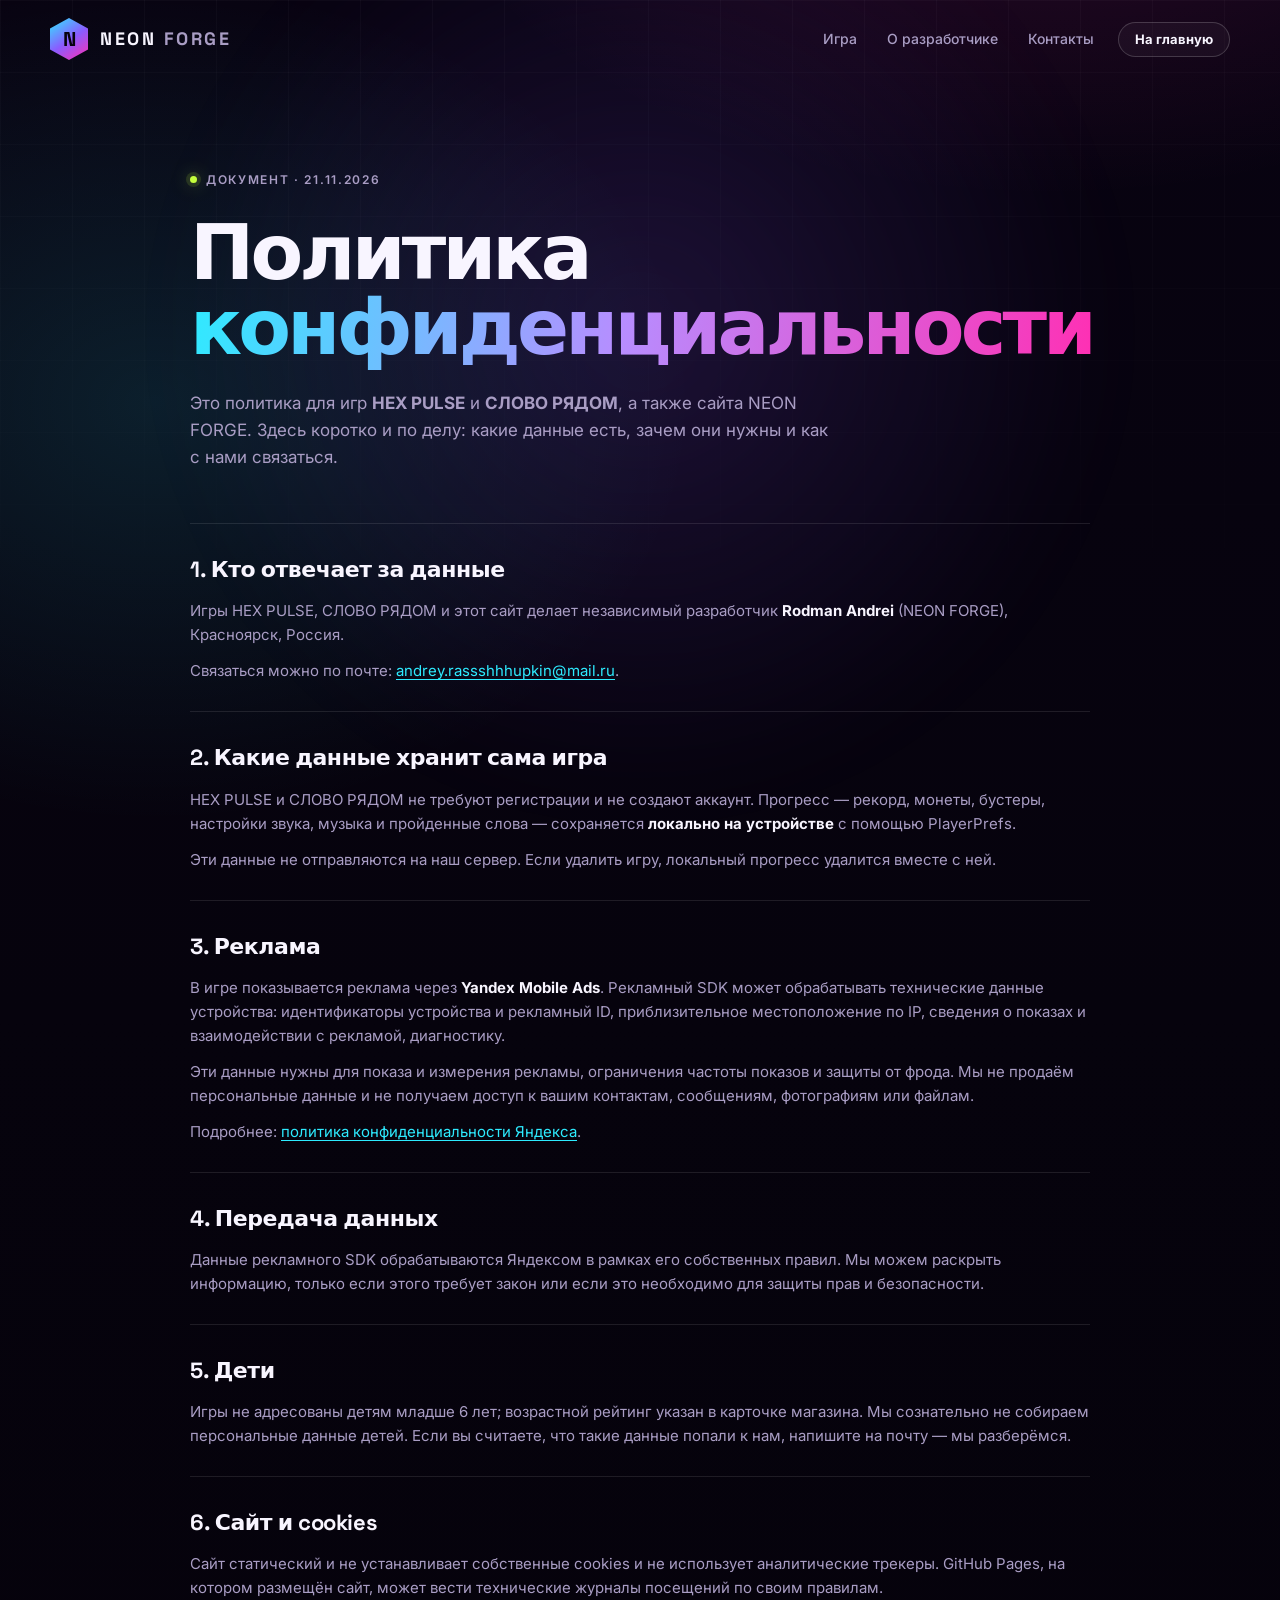
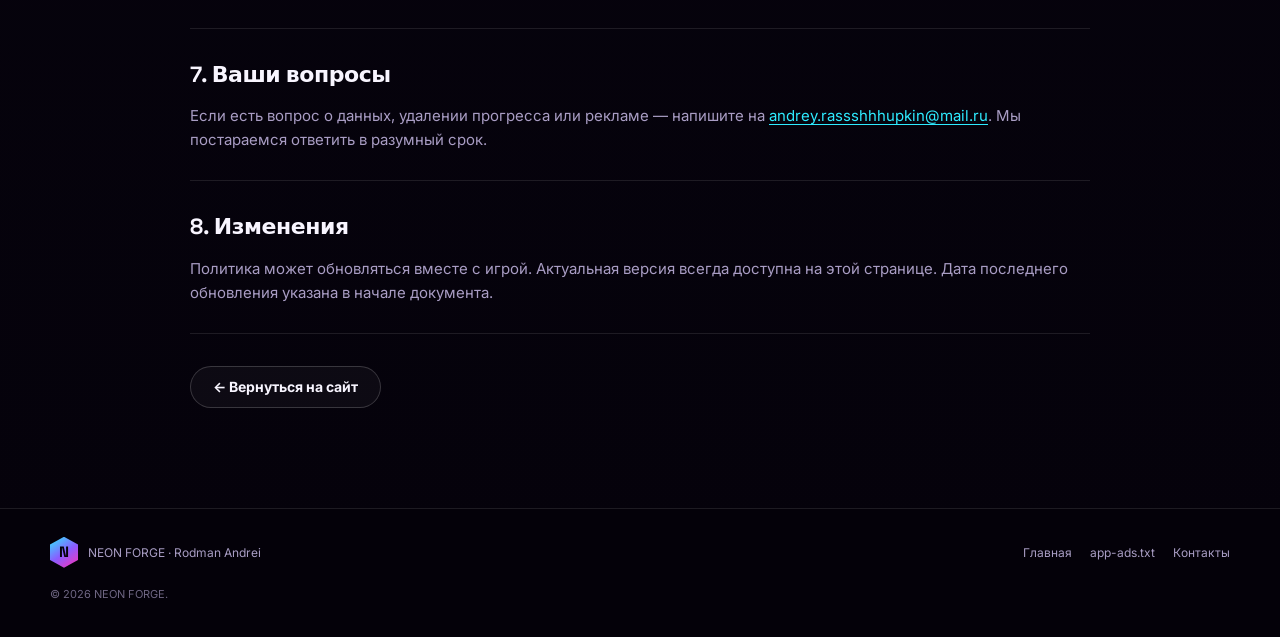
<file: privacy.html>
<!doctype html>
<html lang="ru">
<head>
  <meta charset="utf-8">
  <meta name="viewport" content="width=device-width, initial-scale=1">
  <title>Политика конфиденциальности — NEON FORGE</title>
  <meta name="description" content="Политика конфиденциальности игр NEON FORGE: HEX PULSE и СЛОВО РЯДОМ.">
  <link rel="canonical" href="https://rodman-org.github.io/privacy.html">
  <link rel="icon" href="assets/favicon.png" type="image/png">
  <meta name="theme-color" content="#07030f">
  <meta property="og:type" content="website">
  <meta property="og:title" content="Политика конфиденциальности — NEON FORGE">
  <meta property="og:description" content="Как HEX PULSE обращается с данными.">
  <meta property="og:url" content="https://rodman-org.github.io/privacy.html">
  <meta property="og:image" content="https://rodman-org.github.io/assets/og-cover.png">
  <link rel="preconnect" href="https://fonts.googleapis.com">
  <link rel="preconnect" href="https://fonts.gstatic.com" crossorigin>
  <link href="https://fonts.googleapis.com/css2?family=Inter:wght@400;500;600;700&family=Space+Grotesk:wght@500;600;700&display=swap" rel="stylesheet">
  <link rel="stylesheet" href="styles.css">
</head>
<body class="legal-page">
  <a class="skip-link" href="#main">Перейти к содержанию</a>

  <header class="site-header" id="top">
    <div class="container header-inner">
      <a class="brand" href="index.html" aria-label="NEON FORGE — на главную">
        <span class="brand-mark" aria-hidden="true">N</span>
        <span class="brand-text">NEON <span>FORGE</span></span>
      </a>
      <nav class="nav-links" aria-label="Навигация">
        <a href="index.html#game">Игра</a>
        <a href="index.html#about">О разработчике</a>
        <a href="index.html#contact">Контакты</a>
      </nav>
      <div class="header-actions">
        <a class="btn btn-small btn-ghost" href="index.html">На главную</a>
      </div>
    </div>
  </header>

  <main id="main" class="legal">
    <div class="container legal-wrap">
      <p class="eyebrow"><span class="status-dot"></span> Документ · 21.11.2026</p>
      <h1>Политика<br><span class="gradient-text">конфиденциальности</span></h1>
      <p class="legal-lead">Это политика для игр <strong>HEX PULSE</strong> и <strong>СЛОВО РЯДОМ</strong>, а также сайта NEON FORGE. Здесь коротко и по делу: какие данные есть, зачем они нужны и как с нами связаться.</p>

      <div class="legal-content">
        <section>
          <h2>1. Кто отвечает за данные</h2>
          <p>Игры HEX PULSE, СЛОВО РЯДОМ и этот сайт делает независимый разработчик <strong>Rodman Andrei</strong> (NEON FORGE), Красноярск, Россия.</p>
          <p>Связаться можно по почте: <a href="mailto:andrey.rassshhhupkin@mail.ru">andrey.rassshhhupkin@mail.ru</a>.</p>
        </section>

        <section>
          <h2>2. Какие данные хранит сама игра</h2>
          <p>HEX PULSE и СЛОВО РЯДОМ не требуют регистрации и не создают аккаунт. Прогресс — рекорд, монеты, бустеры, настройки звука, музыка и пройденные слова — сохраняется <strong>локально на устройстве</strong> с помощью PlayerPrefs.</p>
          <p>Эти данные не отправляются на наш сервер. Если удалить игру, локальный прогресс удалится вместе с ней.</p>
        </section>

        <section>
          <h2>3. Реклама</h2>
          <p>В игре показывается реклама через <strong>Yandex Mobile Ads</strong>. Рекламный SDK может обрабатывать технические данные устройства: идентификаторы устройства и рекламный ID, приблизительное местоположение по IP, сведения о показах и взаимодействии с рекламой, диагностику.</p>
          <p>Эти данные нужны для показа и измерения рекламы, ограничения частоты показов и защиты от фрода. Мы не продаём персональные данные и не получаем доступ к вашим контактам, сообщениям, фотографиям или файлам.</p>
          <p>Подробнее: <a href="https://yandex.ru/legal/confidential/" target="_blank" rel="noopener">политика конфиденциальности Яндекса</a>.</p>
        </section>

        <section>
          <h2>4. Передача данных</h2>
          <p>Данные рекламного SDK обрабатываются Яндексом в рамках его собственных правил. Мы можем раскрыть информацию, только если этого требует закон или если это необходимо для защиты прав и безопасности.</p>
        </section>

        <section>
          <h2>5. Дети</h2>
          <p>Игры не адресованы детям младше 6 лет; возрастной рейтинг указан в карточке магазина. Мы сознательно не собираем персональные данные детей. Если вы считаете, что такие данные попали к нам, напишите на почту — мы разберёмся.</p>
        </section>

        <section>
          <h2>6. Сайт и cookies</h2>
          <p>Сайт статический и не устанавливает собственные cookies и не использует аналитические трекеры. GitHub Pages, на котором размещён сайт, может вести технические журналы посещений по своим правилам.</p>
        </section>

        <section>
          <h2>7. Ваши вопросы</h2>
          <p>Если есть вопрос о данных, удалении прогресса или рекламе — напишите на <a href="mailto:andrey.rassshhhupkin@mail.ru">andrey.rassshhhupkin@mail.ru</a>. Мы постараемся ответить в разумный срок.</p>
        </section>

        <section>
          <h2>8. Изменения</h2>
          <p>Политика может обновляться вместе с игрой. Актуальная версия всегда доступна на этой странице. Дата последнего обновления указана в начале документа.</p>
        </section>
      </div>

      <div class="legal-back">
        <a class="btn btn-ghost" href="index.html">← Вернуться на сайт</a>
      </div>
    </div>
  </main>

  <footer class="site-footer">
    <div class="container footer-inner">
      <div class="footer-brand">
        <span class="brand-mark brand-mark-small" aria-hidden="true">N</span>
        <span>NEON FORGE · Rodman Andrei</span>
      </div>
      <div class="footer-links">
        <a href="index.html">Главная</a>
        <a href="app-ads.txt">app-ads.txt</a>
        <a href="index.html#contact">Контакты</a>
      </div>
      <p class="footer-note">© <span id="year">2026</span> NEON FORGE.</p>
    </div>
  </footer>
  <script src="script.js" defer></script>
</body>
</html>
</file>
<file: styles.css>
/* NEON FORGE — site styles */
:root {
  --bg: #06030d;
  --bg-soft: #0c0618;
  --panel: rgba(16, 8, 32, 0.72);
  --panel-strong: rgba(20, 10, 40, 0.92);
  --line: rgba(255, 255, 255, 0.1);
  --line-strong: rgba(255, 255, 255, 0.18);
  --ink: #f8f5ff;
  --muted: #a99dc4;
  --cyan: #2eebff;
  --magenta: #ff2fb3;
  --lime: #c4ff3d;
  --violet: #8a5cff;
  --radius: 24px;
  --radius-sm: 14px;
  --shadow: 0 30px 90px rgba(0, 0, 0, 0.45);
  --font-display: "Space Grotesk", "Arial Black", system-ui, sans-serif;
  --font-body: "Inter", "Segoe UI", system-ui, -apple-system, sans-serif;
}

*,
*::before,
*::after { box-sizing: border-box; }

html { scroll-behavior: smooth; }

body {
  margin: 0;
  min-width: 320px;
  background:
    radial-gradient(1100px 700px at 82% -10%, rgba(255, 47, 179, 0.16), transparent 60%),
    radial-gradient(900px 700px at 12% 18%, rgba(46, 235, 255, 0.12), transparent 60%),
    linear-gradient(180deg, #080311 0%, var(--bg) 45%, #05020b 100%);
  color: var(--ink);
  font-family: var(--font-body);
  font-size: 16px;
  line-height: 1.6;
  overflow-x: hidden;
  text-rendering: optimizeLegibility;
  -webkit-font-smoothing: antialiased;
}

body::before {
  content: "";
  position: fixed;
  inset: 0;
  z-index: -2;
  pointer-events: none;
  background-image:
    linear-gradient(rgba(255, 255, 255, 0.032) 1px, transparent 1px),
    linear-gradient(90deg, rgba(255, 255, 255, 0.032) 1px, transparent 1px);
  background-size: 72px 72px;
  mask-image: linear-gradient(to bottom, rgba(0,0,0,.85), transparent 78%);
}

body::after {
  content: "";
  position: fixed;
  left: 50%;
  top: -20vh;
  width: 80vw;
  height: 80vw;
  max-width: 1100px;
  max-height: 1100px;
  transform: translateX(-50%);
  z-index: -1;
  pointer-events: none;
  background: radial-gradient(circle, rgba(138, 92, 255, 0.16), transparent 65%);
  filter: blur(40px);
}

::selection { background: rgba(46, 235, 255, 0.28); color: #fff; }

img { max-width: 100%; display: block; }
a { color: inherit; text-decoration: none; }
button { font: inherit; }

:focus-visible {
  outline: 2px solid var(--cyan);
  outline-offset: 4px;
}

.skip-link {
  position: fixed;
  top: 10px;
  left: 10px;
  z-index: 100;
  padding: 10px 16px;
  border-radius: 10px;
  background: var(--cyan);
  color: #051016;
  font-weight: 700;
  transform: translateY(-160%);
  transition: transform .2s ease;
}
.skip-link:focus { transform: translateY(0); }

.container {
  width: min(1180px, calc(100% - 48px));
  margin-inline: auto;
}

/* ---------- Header ---------- */
.site-header {
  position: sticky;
  top: 0;
  z-index: 50;
  padding: 18px 0;
  border-bottom: 1px solid transparent;
  transition: background .25s ease, border-color .25s ease, padding .25s ease;
}
.site-header.is-scrolled {
  padding: 12px 0;
  background: rgba(6, 3, 13, 0.82);
  border-bottom-color: var(--line);
  backdrop-filter: blur(18px);
  -webkit-backdrop-filter: blur(18px);
}
.header-inner {
  display: flex;
  align-items: center;
  justify-content: space-between;
  gap: 24px;
}
.brand {
  display: inline-flex;
  align-items: center;
  gap: 12px;
  flex: 0 0 auto;
}
.brand-mark {
  width: 38px;
  height: 42px;
  display: grid;
  place-items: center;
  clip-path: polygon(50% 0, 100% 25%, 100% 75%, 50% 100%, 0 75%, 0 25%);
  background: linear-gradient(145deg, var(--cyan), var(--violet) 52%, var(--magenta));
  color: #06030d;
  font-family: var(--font-display);
  font-size: 20px;
  font-weight: 700;
  box-shadow: 0 0 28px rgba(46, 235, 255, 0.35);
}
.brand-mark-small { width: 28px; height: 31px; font-size: 15px; }
.brand-text {
  font-family: var(--font-display);
  font-size: 18px;
  font-weight: 700;
  letter-spacing: .14em;
  line-height: 1;
}
.brand-text span { color: var(--muted); }

.nav-links {
  display: flex;
  align-items: center;
  gap: 30px;
  margin-left: auto;
}
.nav-links a {
  color: var(--muted);
  font-size: 14px;
  font-weight: 500;
  transition: color .2s ease;
}
.nav-links a:hover { color: var(--ink); }

.header-actions { display: flex; align-items: center; gap: 12px; }

.menu-toggle {
  display: none;
  width: 42px;
  height: 42px;
  border: 1px solid var(--line);
  border-radius: 12px;
  background: rgba(255,255,255,.03);
  color: var(--ink);
  cursor: pointer;
}
.menu-toggle span {
  display: block;
  width: 17px;
  height: 1.5px;
  margin: 4px auto;
  background: currentColor;
  transition: transform .2s ease, opacity .2s ease;
}
.menu-toggle[aria-expanded="true"] span:first-child { transform: translateY(2.75px) rotate(45deg); }
.menu-toggle[aria-expanded="true"] span:last-child { transform: translateY(-2.75px) rotate(-45deg); }

/* ---------- Buttons ---------- */
.btn {
  display: inline-flex;
  align-items: center;
  justify-content: center;
  gap: 9px;
  border: 1px solid transparent;
  border-radius: 999px;
  padding: 13px 22px;
  font-size: 14px;
  font-weight: 700;
  line-height: 1;
  white-space: nowrap;
  cursor: pointer;
  transition: transform .2s ease, box-shadow .2s ease, background .2s ease, border-color .2s ease;
}
.btn svg { width: 17px; height: 17px; }
.btn:hover { transform: translateY(-2px); }
.btn-primary {
  background: linear-gradient(120deg, var(--cyan), #9ef7ff 45%, var(--magenta));
  color: #07030f;
  box-shadow: 0 10px 30px rgba(46, 235, 255, 0.18);
}
.btn-primary:hover { box-shadow: 0 16px 40px rgba(46, 235, 255, 0.3); }
.btn-ghost {
  border-color: var(--line-strong);
  background: rgba(255,255,255,.035);
  color: var(--ink);
}
.btn-ghost:hover { background: rgba(255,255,255,.07); border-color: rgba(255,255,255,.3); }
.btn-small { padding: 10px 16px; font-size: 13px; }
.btn-large { padding: 16px 26px; font-size: 15px; }

/* ---------- Hero ---------- */
.hero {
  display: grid;
  grid-template-columns: 1.04fr .96fr;
  gap: 44px;
  align-items: center;
  padding-top: 76px;
  padding-bottom: 104px;
}
.hero-copy,
.hero-visual,
.game-panel,
.screens-grid,
.section-head > *,
.about-grid > *,
.next-card > *,
.contact-inner > * { min-width: 0; }
.eyebrow {
  display: inline-flex;
  align-items: center;
  gap: 9px;
  margin: 0 0 26px;
  color: var(--muted);
  font-size: 12px;
  font-weight: 600;
  letter-spacing: .14em;
  text-transform: uppercase;
}
.status-dot {
  width: 7px;
  height: 7px;
  border-radius: 50%;
  background: var(--lime);
  box-shadow: 0 0 0 4px rgba(196, 255, 61, .12), 0 0 18px rgba(196, 255, 61, .65);
}
.hero h1 {
  margin: 0;
  font-family: var(--font-display);
  font-size: clamp(52px, 6.7vw, 92px);
  line-height: .98;
  letter-spacing: -.055em;
  font-weight: 700;
}
.gradient-text {
  background: linear-gradient(100deg, var(--cyan) 0%, #b78dff 48%, var(--magenta) 100%);
  -webkit-background-clip: text;
  background-clip: text;
  color: transparent;
}
.hero-lead {
  max-width: 500px;
  margin: 28px 0 0;
  color: var(--muted);
  font-size: 18px;
  line-height: 1.7;
}
.hero-actions { display: flex; flex-wrap: wrap; gap: 12px; margin-top: 34px; }
.hero-stats {
  display: flex;
  flex-wrap: wrap;
  gap: 0;
  margin: 52px 0 0;
  padding: 0;
  border-top: 1px solid var(--line);
}
.hero-stats div {
  padding: 20px 30px 0 0;
  margin-right: 30px;
  border-right: 1px solid var(--line);
}
.hero-stats div:last-child { border-right: 0; margin-right: 0; padding-right: 0; }
.hero-stats dt {
  font-family: var(--font-display);
  font-size: 26px;
  font-weight: 700;
  letter-spacing: -.03em;
  color: var(--ink);
}
.hero-stats dd { margin: 2px 0 0; color: var(--muted); font-size: 12px; }

/* ---------- Phone visual ---------- */
.hero-visual {
  position: relative;
  min-height: 650px;
  display: grid;
  place-items: center;
}
.phone {
  position: relative;
  width: min(308px, 72vw);
  aspect-ratio: 9 / 19.5;
  padding: 9px;
  border-radius: 42px;
  border: 1px solid rgba(255,255,255,.23);
  background: linear-gradient(160deg, #2c1a45, #0a0612 42%, #1b0b2b);
  box-shadow:
    0 45px 100px rgba(0,0,0,.65),
    0 0 0 1px rgba(255,255,255,.06) inset,
    0 0 60px rgba(138, 92, 255, .2);
  transform: rotate(-4deg);
  transition: transform .5s ease;
  animation: phone-float 8s ease-in-out infinite;
}
.hero-visual:hover .phone { transform: rotate(0deg) translateY(-6px); }
.phone img {
  width: 100%;
  height: 100%;
  object-fit: cover;
  border-radius: 34px;
  position: relative;
  z-index: 1;
}
.phone::before {
  content: "";
  position: absolute;
  inset: -20px;
  border-radius: 58px;
  background: radial-gradient(circle at 50% 10%, rgba(46,235,255,.2), transparent 58%);
  filter: blur(18px);
  z-index: -1;
}
.phone-speaker {
  position: absolute;
  top: 17px;
  left: 50%;
  transform: translateX(-50%);
  z-index: 3;
  width: 68px;
  height: 6px;
  border-radius: 99px;
  background: #0a0612;
  border: 1px solid rgba(255,255,255,.08);
}
.phone-shine {
  position: absolute;
  inset: 9px;
  z-index: 2;
  border-radius: 34px;
  pointer-events: none;
  background: linear-gradient(115deg, rgba(255,255,255,.14), transparent 30%, transparent 70%, rgba(255,255,255,.03));
}
.orbit {
  position: absolute;
  border-radius: 50%;
  border: 1px solid rgba(255,255,255,.07);
  pointer-events: none;
}
.orbit-one { width: 480px; height: 480px; transform: rotate(20deg); }
.orbit-two { width: 590px; height: 590px; border-style: dashed; opacity: .55; }
.float-card {
  position: absolute;
  z-index: 4;
  display: flex;
  align-items: center;
  gap: 11px;
  padding: 13px 17px;
  min-width: 178px;
  border: 1px solid rgba(255,255,255,.14);
  border-radius: 16px;
  background: rgba(12, 6, 24, .86);
  box-shadow: 0 18px 45px rgba(0,0,0,.4);
  backdrop-filter: blur(14px);
  -webkit-backdrop-filter: blur(14px);
  font-size: 12px;
}
.float-card strong { display: block; font-size: 12px; letter-spacing: .08em; }
.float-card small { display: block; color: var(--muted); font-size: 11px; margin-top: 1px; }
.float-card-top { top: 14%; right: 0; animation: card-float 6s ease-in-out infinite; }
.float-card-bottom { bottom: 13%; left: 0; animation: card-float 7s ease-in-out 0.8s infinite reverse; }
.float-icon { color: var(--lime); font-size: 18px; }
.float-hex {
  display: grid;
  place-items: center;
  width: 38px;
  height: 42px;
  clip-path: polygon(50% 0, 100% 25%, 100% 75%, 50% 100%, 0 75%, 0 25%);
  background: var(--magenta);
  color: #0b0412;
  font-family: var(--font-display);
  font-size: 14px;
  font-weight: 700;
}
.spark {
  position: absolute;
  color: var(--cyan);
  font-size: 20px;
  opacity: .8;
  animation: blink 4s ease-in-out infinite;
}
.spark-a { top: 8%; left: 13%; }
.spark-b { right: 9%; bottom: 23%; color: var(--magenta); animation-delay: 1.7s; }

@keyframes phone-float {
  0%, 100% { translate: 0 0; }
  50% { translate: 0 -11px; }
}
@keyframes card-float {
  0%, 100% { translate: 0 0; }
  50% { translate: 0 -8px; }
}
@keyframes blink {
  0%, 100% { opacity: .30; transform: scale(.85); }
  50% { opacity: .95; transform: scale(1.08); }
}

/* ---------- Marquee ---------- */
.marquee {
  overflow: hidden;
  border-top: 1px solid var(--line);
  border-bottom: 1px solid var(--line);
  background: rgba(255,255,255,.018);
}
.marquee-track {
  display: flex;
  align-items: center;
  gap: 34px;
  width: max-content;
  padding: 18px 0;
  animation: marquee 26s linear infinite;
}
.marquee span {
  font-family: var(--font-display);
  font-size: 13px;
  font-weight: 600;
  letter-spacing: .24em;
  color: var(--muted);
  white-space: nowrap;
}
.marquee i { color: var(--magenta); font-style: normal; font-size: 13px; }
@keyframes marquee { to { transform: translateX(-50%); } }

/* ---------- Sections ---------- */
.section { padding: 110px 0; scroll-margin-top: 90px; }
.section-head {
  display: grid;
  grid-template-columns: 210px 1fr;
  gap: 36px;
  align-items: start;
  margin-bottom: 50px;
}
.section-kicker {
  display: flex;
  align-items: center;
  gap: 12px;
  margin: 0;
  color: var(--muted);
  font-size: 12px;
  font-weight: 600;
  letter-spacing: .16em;
  text-transform: uppercase;
  white-space: nowrap;
}
.section-kicker span {
  display: inline-grid;
  place-items: center;
  width: 28px;
  height: 28px;
  border: 1px solid var(--line-strong);
  border-radius: 50%;
  color: var(--cyan);
  font-size: 10px;
  letter-spacing: 0;
}
.section h2 {
  margin: 0;
  font-family: var(--font-display);
  font-size: clamp(38px, 5vw, 64px);
  line-height: 1.02;
  letter-spacing: -.045em;
  font-weight: 700;
}
.section-lead {
  max-width: 650px;
  margin: 18px 0 0;
  color: var(--muted);
  font-size: 17px;
}

/* ---------- Game ---------- */
.game-layout {
  display: grid;
  grid-template-columns: .88fr 1.12fr;
  gap: 28px;
  align-items: start;
}
.game-panel {
  position: relative;
  padding: 32px;
  border: 1px solid var(--line);
  border-radius: var(--radius);
  background:
    radial-gradient(500px 280px at 0% 0%, rgba(255, 47, 179, .1), transparent 65%),
    linear-gradient(160deg, rgba(25, 13, 46, .92), rgba(9, 5, 18, .95));
  box-shadow: var(--shadow);
}
.game-identity { display: flex; align-items: center; gap: 16px; }
.game-icon {
  width: 82px;
  height: 82px;
  border-radius: 20px;
  border: 1px solid rgba(255,255,255,.16);
  box-shadow: 0 12px 30px rgba(0,0,0,.35);
}
.game-label {
  margin: 0 0 3px;
  color: var(--cyan);
  font-size: 10px;
  font-weight: 700;
  letter-spacing: .15em;
  text-transform: uppercase;
}
.game-panel h3 {
  margin: 0;
  font-family: var(--font-display);
  font-size: 28px;
  line-height: 1;
  letter-spacing: -.03em;
}
.game-meta { margin: 6px 0 0; color: var(--muted); font-size: 12px; }
.game-description { margin: 26px 0 0; color: var(--muted); font-size: 15px; }
.game-description strong { color: var(--ink); font-weight: 600; }
.tags {
  display: flex;
  flex-wrap: wrap;
  gap: 7px;
  margin: 22px 0 0;
  padding: 0;
  list-style: none;
}
.tags li {
  padding: 6px 10px;
  border: 1px solid var(--line);
  border-radius: 999px;
  color: var(--muted);
  font-size: 11px;
  letter-spacing: .03em;
}
.feature-list {
  display: grid;
  gap: 0;
  margin: 26px 0 0;
  padding: 0;
  list-style: none;
  border-top: 1px solid var(--line);
}
.feature-list li {
  display: grid;
  grid-template-columns: 32px 1fr;
  gap: 10px;
  padding: 16px 0;
  border-bottom: 1px solid var(--line);
}
.feature-list > li > span {
  color: var(--magenta);
  font-family: var(--font-display);
  font-size: 11px;
  font-weight: 700;
  padding-top: 3px;
}
.feature-list strong { font-size: 14px; }
.feature-list p { margin: 3px 0 0; color: var(--muted); font-size: 13px; line-height: 1.5; }
.game-cta { display: flex; align-items: center; flex-wrap: wrap; gap: 14px; margin-top: 26px; }
.cta-note { color: var(--muted); font-size: 11px; }

.screens-grid {
  display: grid;
  grid-template-columns: 1fr 1fr;
  gap: 18px;
}
.screen {
  margin: 0;
  padding: 8px;
  border: 1px solid var(--line);
  border-radius: 20px;
  background: rgba(255,255,255,.025);
  transition: transform .3s ease, border-color .3s ease, background .3s ease;
}
.screen:hover { transform: translateY(-5px); border-color: rgba(46,235,255,.35); background: rgba(255,255,255,.045); }
.screen button {
  display: block;
  width: 100%;
  padding: 0;
  border: 0;
  border-radius: 13px;
  overflow: hidden;
  background: #0b0615;
  cursor: zoom-in;
}
.screen img {
  width: 100%;
  height: auto;
  transition: transform .4s ease;
}
.screen:hover img { transform: scale(1.02); }
.screen figcaption {
  padding: 9px 8px 4px;
  color: var(--muted);
  font-size: 11px;
  letter-spacing: .08em;
  text-transform: uppercase;
}

/* ---------- Steps ---------- */
.steps {
  display: grid;
  grid-template-columns: repeat(3, 1fr);
  gap: 16px;
  margin-top: 28px;
}
.step {
  padding: 24px;
  border: 1px solid var(--line);
  border-radius: var(--radius-sm);
  background: rgba(255,255,255,.022);
}
.step span {
  color: var(--cyan);
  font-family: var(--font-display);
  font-size: 11px;
  font-weight: 700;
  letter-spacing: .12em;
}
.step strong { display: block; margin-top: 10px; font-size: 15px; }
.step p { margin: 6px 0 0; color: var(--muted); font-size: 13px; line-height: 1.55; }

/* ---------- About ---------- */
.about {
  border-top: 1px solid var(--line);
  border-bottom: 1px solid var(--line);
  background:
    radial-gradient(700px 400px at 100% 50%, rgba(46,235,255,.07), transparent 65%),
    rgba(255,255,255,.012);
}
.about-grid {
  display: grid;
  grid-template-columns: 1.05fr .95fr;
  gap: 70px;
  align-items: start;
}
.about-copy { padding-top: 8px; }
.about-copy p { margin: 0 0 18px; color: var(--muted); font-size: 16px; }
.about-copy strong { color: var(--ink); }
.about-meta {
  display: flex;
  flex-wrap: wrap;
  gap: 8px 22px;
  margin-top: 26px;
  padding-top: 20px;
  border-top: 1px solid var(--line);
  color: var(--muted);
  font-size: 12px;
}
.about-meta a { color: var(--cyan); }
.about-meta a:hover { text-decoration: underline; }

/* ---------- Next ---------- */
.next-card {
  display: grid;
  grid-template-columns: 1.05fr .95fr;
  gap: 40px;
  align-items: center;
  padding: 46px;
  border: 1px solid var(--line-strong);
  border-radius: var(--radius);
  background:
    radial-gradient(600px 300px at 90% 20%, rgba(138,92,255,.2), transparent 65%),
    linear-gradient(140deg, rgba(26, 14, 46, .92), rgba(8, 4, 15, .96));
  box-shadow: var(--shadow);
}
.next-copy h2 { font-size: clamp(34px, 4.4vw, 56px); }
.next-copy p { max-width: 480px; margin: 18px 0 0; color: var(--muted); font-size: 15px; }
.badge {
  display: inline-flex;
  margin-top: 24px;
  padding: 7px 12px;
  border: 1px solid rgba(196, 255, 61, .3);
  border-radius: 999px;
  color: var(--lime);
  background: rgba(196,255,61,.06);
  font-size: 10px;
  font-weight: 700;
  letter-spacing: .12em;
  text-transform: uppercase;
}
.word-visual {
  display: grid;
  grid-template-columns: repeat(5, 1fr);
  gap: 8px;
  max-width: 430px;
  margin-left: auto;
  transform: rotate(2deg);
}
.word-visual span {
  display: grid;
  place-items: center;
  aspect-ratio: 1;
  border: 1px solid rgba(255,255,255,.15);
  border-radius: 10px;
  background: rgba(255,255,255,.035);
  color: var(--ink);
  font-family: var(--font-display);
  font-size: clamp(20px, 2.6vw, 34px);
  font-weight: 700;
  box-shadow: 0 8px 22px rgba(0,0,0,.25);
}
.word-visual i { display: none; }

/* ---------- Contact ---------- */
.contact { padding-top: 105px; padding-bottom: 105px; }
.contact-inner {
  display: grid;
  grid-template-columns: 1.1fr .9fr;
  gap: 60px;
  align-items: end;
  padding: 52px;
  border: 1px solid var(--line);
  border-radius: var(--radius);
  background:
    radial-gradient(600px 260px at 0% 100%, rgba(255,47,179,.14), transparent 65%),
    radial-gradient(500px 260px at 100% 0%, rgba(46,235,255,.1), transparent 65%),
    rgba(255,255,255,.02);
}
.contact h2 { font-size: clamp(36px, 4.7vw, 62px); }
.contact-actions { display: grid; gap: 20px; justify-items: start; }
.contact-mail {
  display: inline-flex;
  align-items: center;
  gap: 8px;
  color: var(--ink);
  font-size: clamp(17px, 2vw, 23px);
  font-weight: 600;
  border-bottom: 1px solid rgba(255,255,255,.25);
  padding-bottom: 4px;
  transition: color .2s ease, border-color .2s ease;
}
.contact-mail svg { width: 18px; height: 18px; color: var(--cyan); }
.contact-mail:hover { color: var(--cyan); border-color: var(--cyan); }
.contact-links { display: flex; flex-wrap: wrap; gap: 18px; }
.contact-links a { color: var(--muted); font-size: 13px; }
.contact-links a:hover { color: var(--ink); }

/* ---------- Footer ---------- */
.site-footer {
  border-top: 1px solid var(--line);
  padding: 28px 0 34px;
  background: rgba(4, 2, 9, .8);
}
.footer-inner {
  display: flex;
  flex-wrap: wrap;
  align-items: center;
  justify-content: space-between;
  gap: 14px 28px;
}
.footer-brand { display: inline-flex; align-items: center; gap: 10px; color: var(--muted); font-size: 12px; }
.footer-links { display: flex; flex-wrap: wrap; gap: 18px; }
.footer-links a { color: var(--muted); font-size: 12px; }
.footer-links a:hover { color: var(--ink); }
.footer-note { flex-basis: 100%; margin: 4px 0 0; color: rgba(169,157,196,.65); font-size: 11px; }

/* ---------- Lightbox ---------- */
.lightbox {
  width: min(420px, calc(100% - 32px));
  padding: 0;
  border: 1px solid var(--line-strong);
  border-radius: 22px;
  background: #080410;
  color: var(--ink);
  box-shadow: 0 40px 120px rgba(0,0,0,.75);
}
.lightbox::backdrop { background: rgba(3, 1, 8, .82); backdrop-filter: blur(10px); }
.lightbox img { width: 100%; height: auto; border-radius: 20px; }
.lightbox-close {
  position: absolute;
  top: 8px;
  right: 8px;
  z-index: 2;
  width: 36px;
  height: 36px;
  border: 1px solid var(--line);
  border-radius: 50%;
  background: rgba(5,2,10,.8);
  color: var(--ink);
  font-size: 22px;
  line-height: 1;
  cursor: pointer;
}

/* ---------- Responsive ---------- */
@media (max-width: 980px) {
  .hero { grid-template-columns: 1fr; gap: 26px; padding-top: 48px; padding-bottom: 70px; }
  .hero-visual { min-height: 540px; order: 2; }
  .hero-lead { max-width: 620px; }
  .section-head { grid-template-columns: 1fr; gap: 18px; }
  .game-layout { grid-template-columns: 1fr; }
  .screens-grid { order: 2; }
  .game-panel { order: 1; }
  .about-grid, .next-card, .contact-inner { grid-template-columns: 1fr; gap: 34px; }
  .about-copy { padding-top: 0; }
  .word-visual { margin: 0; max-width: 520px; }
  .contact-inner { align-items: start; padding: 36px; }
}

@media (max-width: 720px) {
  .container { width: min(100% - 32px, 1180px); }
  .site-header { padding: 12px 0; }
  .nav-links {
    position: absolute;
    top: calc(100% + 8px);
    left: 16px;
    right: 16px;
    display: none;
    flex-direction: column;
    align-items: stretch;
    gap: 0;
    padding: 10px;
    border: 1px solid var(--line);
    border-radius: 18px;
    background: rgba(9, 4, 18, .97);
    box-shadow: var(--shadow);
    backdrop-filter: blur(18px);
  }
  .nav-links.is-open { display: flex; }
  .nav-links a { padding: 13px 14px; font-size: 15px; border-radius: 10px; }
  .nav-links a:hover { background: rgba(255,255,255,.05); }
  .menu-toggle { display: block; }
  .header-actions .btn-small { display: none; }
  .hero h1 { font-size: clamp(38px, 9.2vw, 56px); }
  .hero-lead { font-size: 16px; }
  .hero-stats { gap: 18px 0; }
  .hero-stats div { margin-right: 18px; padding-right: 18px; }
  .hero-stats dt { font-size: 22px; }
  .hero-visual { min-height: 480px; }
  .phone { width: min(260px, 70vw); }
  .orbit-one { width: 360px; height: 360px; }
  .orbit-two { width: 450px; height: 450px; }
  .float-card { min-width: 0; padding: 10px 12px; }
  .float-card-top { top: 7%; right: -6px; }
  .float-card-bottom { bottom: 6%; left: -6px; }
  .section { padding: 74px 0; }
  .section h2 { font-size: clamp(34px, 9vw, 50px); }
  .section-lead { font-size: 15px; }
  .game-panel { padding: 22px; }
  .screens-grid { gap: 10px; }
  .screen { padding: 5px; border-radius: 15px; }
  .screen figcaption { font-size: 9px; padding: 7px 6px 3px; }
  .steps { grid-template-columns: 1fr; }
  .next-card { padding: 26px; }
  .word-visual { gap: 5px; }
  .word-visual span { border-radius: 7px; font-size: clamp(17px, 5vw, 26px); }
  .contact { padding-top: 70px; padding-bottom: 70px; }
  .contact-inner { padding: 24px; }
  .footer-inner { align-items: flex-start; flex-direction: column; }
}

@media (max-width: 420px) {
  .hero-actions .btn { flex: 1 1 100%; }
  .float-card { display: none; }
  .hero-visual { min-height: 430px; }
}

@media (prefers-reduced-motion: reduce) {
  html { scroll-behavior: auto; }
  *, *::before, *::after {
    animation-duration: .001ms !important;
    animation-iteration-count: 1 !important;
    transition-duration: .001ms !important;
  }
  .marquee-track { animation: none; }
}

/* ---------- Legal page ---------- */
.legal { padding: 86px 0 100px; }
.legal-wrap { max-width: 900px; }
.legal h1 {
  margin: 0;
  font-family: var(--font-display);
  font-size: clamp(44px, 6vw, 78px);
  line-height: .98;
  letter-spacing: -.05em;
}
.legal-lead {
  max-width: 650px;
  margin: 24px 0 0;
  color: var(--muted);
  font-size: 17px;
}
.legal-content { margin-top: 52px; border-top: 1px solid var(--line); }
.legal-content section { padding: 28px 0; border-bottom: 1px solid var(--line); }
.legal-content h2 {
  margin: 0 0 12px;
  font-family: var(--font-display);
  font-size: 22px;
  letter-spacing: -.02em;
}
.legal-content p { margin: 0 0 12px; color: var(--muted); font-size: 15px; }
.legal-content p:last-child { margin-bottom: 0; }
.legal-content strong { color: var(--ink); }
.legal-content a { color: var(--cyan); text-decoration: underline; text-underline-offset: 3px; }
.legal-back { margin-top: 32px; }
@media (max-width: 720px) {
  .legal { padding: 54px 0 70px; }
  .legal-lead { font-size: 15px; }
  .legal-content { margin-top: 34px; }
  .legal-content h2 { font-size: 20px; }
}

/* ---------- 404 ---------- */
.not-found-page { min-height: 100vh; display: grid; place-items: center; padding: 40px 24px; }
.not-found { width: min(760px, 100%); }
.not-found .brand { margin-bottom: 64px; }
.not-found h1 {
  margin: 0;
  font-family: var(--font-display);
  font-size: clamp(52px, 9vw, 104px);
  line-height: .96;
  letter-spacing: -.055em;
}
.not-found > p:not(.eyebrow) { max-width: 460px; margin: 24px 0 0; color: var(--muted); font-size: 17px; }
</file>
